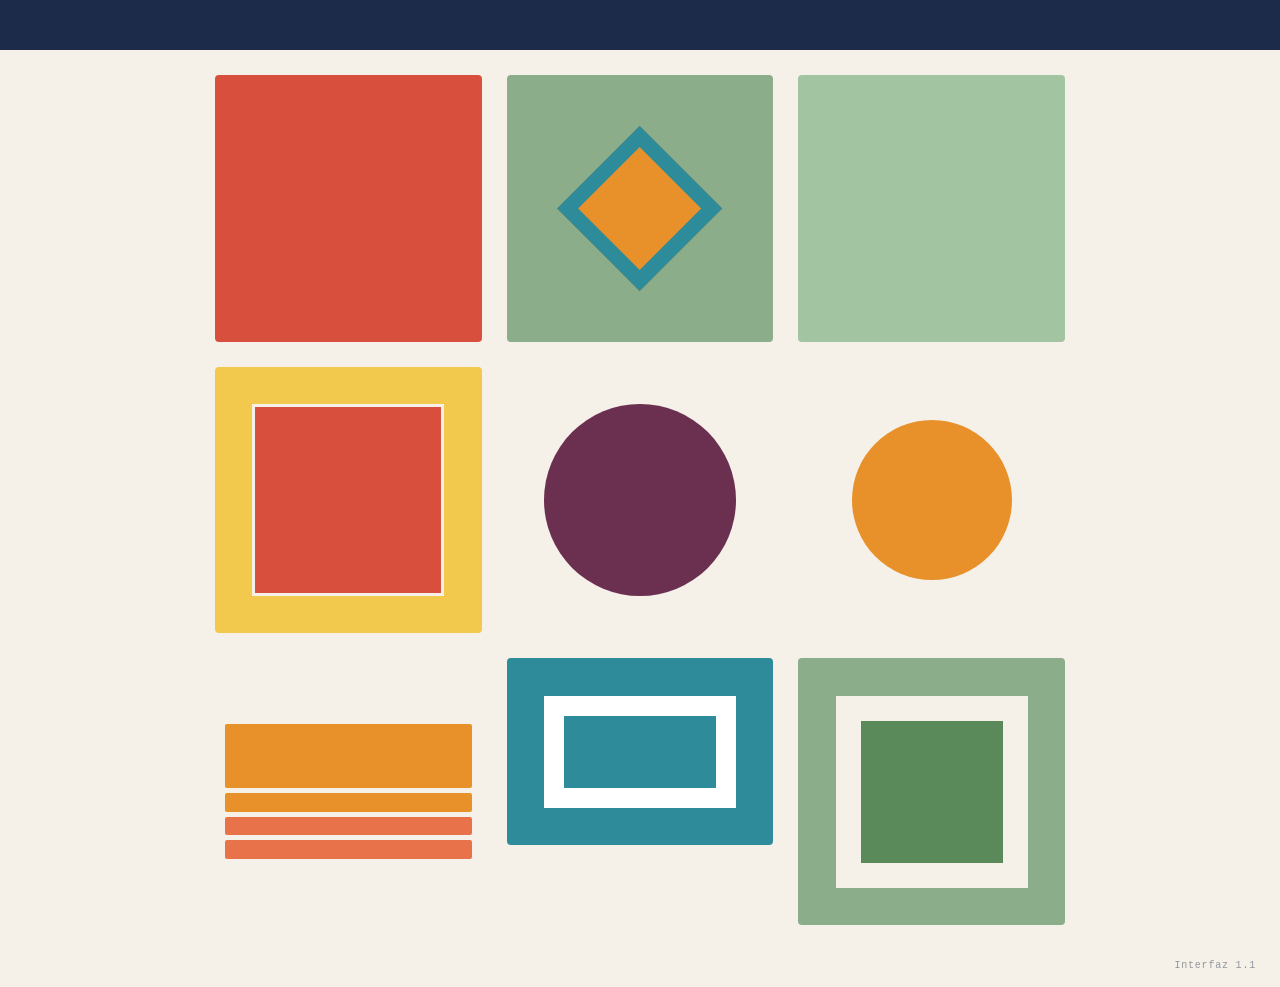
<file: Parcial I/design_UI1/index.html>
<!DOCTYPE html>
<html lang="es">

<head>
  <meta charset="UTF-8" />
  <meta name="viewport" content="width=device-width, initial-scale=1.0"/>
  <title>Interfaz 1</title>
  <link rel="stylesheet" href="style.css"/>
</head>

<body>

  <nav class="navbar"></nav>

  <main class="grid">

    <!-- Fila 1 -->
    <article class="celda c1">
    </article>

    <article class="celda c2">
      <span class="diamante"></span>
    </article>

    <article class="celda c3">
    </article>

    <!-- Fila 2 -->
    <article class="celda c4">
      <span class="cuadro-interior"></span>
    </article>

    <article class="celda c5">
      <span class="circulo"></span>
    </article>

    <article class="celda c6">
      <span class="circulo-naranja"></span>
    </article>

    <!-- Fila 3 -->
    <article class="celda c7">
      <ul class="lista-barras">
        <li class="barra b1"></li>
        <li class="barra b2"></li>
        <li class="barra b3"></li>
        <li class="barra b4"></li>
      </ul>
    </article>

    <article class="celda c8">
      <span class="rect-medio"></span>
    </article>

    <article class="celda c9">
      <span class="cuadro-verde-int"></span>
    </article>

  </main>

  <!-- Pie de página -->
  <footer class="pie">Interfaz 1.1</footer>

</body>
</html>
</file>
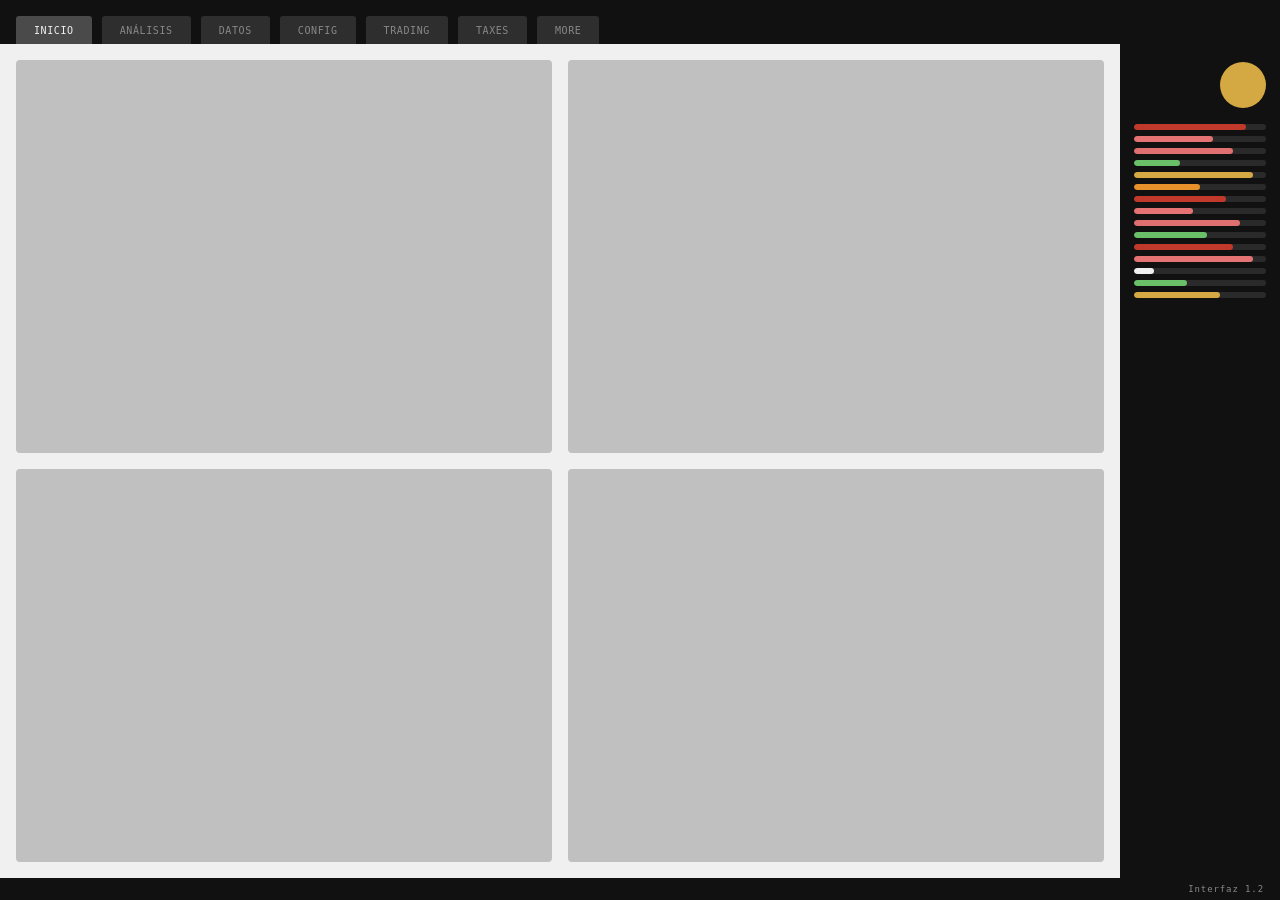
<file: Parcial I/design_UI2/index.html>
<!DOCTYPE html>
<html lang="es">
<head>
  <meta charset="UTF-8"/>
  <meta name="viewport" content="width=device-width, initial-scale=1.0"/>
  <title>Interfaz 2</title>
  <link rel="stylesheet" href="style.css"/>
</head>
<body>

  <nav class="navbar">
    <button class="tab active">INICIO</button>
    <button class="tab">ANÁLISIS</button>
    <button class="tab">DATOS</button>
    <button class="tab">CONFIG</button>
    <button class="tab">TRADING</button>
    <button class="tab">TAXES</button>
    <button class="tab">MORE</button>
  </nav>

  <div class="cuerpo">

    <main class="content">
      <section class="panel"></section>
      <section class="panel"></section>
      <section class="panel"></section>
      <section class="panel"></section>
    </main>

    <aside class="sidebar">

      <span class="avatar"></span>

      <ul class="barras">
        <li class="barra-row"><div class="barra-track"><span class="barra-fill br1"></span></div></li>
        <li class="barra-row"><div class="barra-track"><span class="barra-fill br2"></span></div></li>
        <li class="barra-row"><div class="barra-track"><span class="barra-fill br3"></span></div></li>
        <li class="barra-row"><div class="barra-track"><span class="barra-fill br4"></span></div></li>
        <li class="barra-row"><div class="barra-track"><span class="barra-fill br5"></span></div></li>
        <li class="barra-row"><div class="barra-track"><span class="barra-fill br6"></span></div></li>
        <li class="barra-row"><div class="barra-track"><span class="barra-fill br7"></span></div></li>
        <li class="barra-row"><div class="barra-track"><span class="barra-fill br8"></span></div></li>
        <li class="barra-row"><div class="barra-track"><span class="barra-fill br9"></span></div></li>
        <li class="barra-row"><div class="barra-track"><span class="barra-fill br10"></span></div></li>
        <li class="barra-row"><div class="barra-track"><span class="barra-fill br11"></span></div></li>
        <li class="barra-row"><div class="barra-track"><span class="barra-fill br12"></span></div></li>
        <li class="barra-row"><div class="barra-track"><span class="barra-fill br13"></span></div></li>
        <li class="barra-row"><div class="barra-track"><span class="barra-fill br14"></span></div></li>
        <li class="barra-row"><div class="barra-track"><span class="barra-fill br15"></span></div></li>
      </ul>

    </aside>

  </div>

  <footer class="pie">Interfaz 1.2</footer>

</body>
</html>
</file>
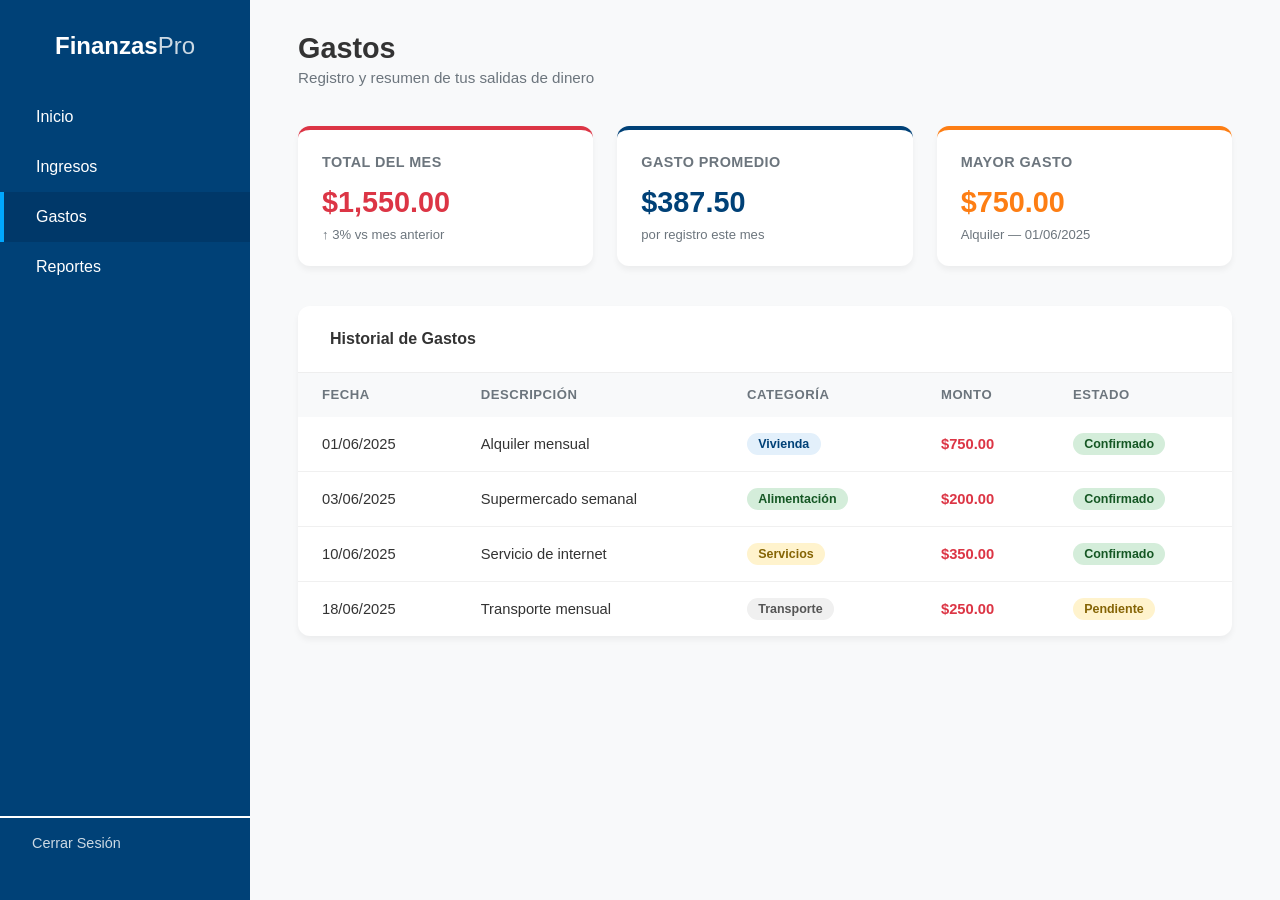
<file: Parcial I/Gastos.html>
<!DOCTYPE html>
<html lang="es">
    
<head>
    <meta charset="UTF-8">
    <meta name="viewport" content="width=device-width, initial-scale=1.0">
    <title>Gastos - Finanzas Pro</title>
    <link rel="stylesheet" href="Gastos.css">
</head>

<body class="dashboard-body">
    <div class="dashboard-container">

        <!-- Barra lateral de navegación -->
        <aside class="sidebar">
            <div class="logo">
                <h2>Finanzas<span>Pro</span></h2>
            </div>
            <nav class="menu">
                <a href="Dashboard.html">Inicio</a>
                <a href="Ingresos.html">Ingresos</a>
                <a href="Gastos.html" class="active">Gastos</a>
                <a href="Reportes.html">Reportes</a>
            </nav>
            <div class="sidebar-footer">
                <a href="Login_1.html">Cerrar Sesión</a>
            </div>
        </aside>

        <!-- Contenido principal -->
        <main class="main-content">

            <header class="main-header">
                <h1>Gastos</h1>
                <p>Registro y resumen de tus salidas de dinero</p>
            </header>

            <!-- Tarjetas de resumen -->
            <section class="stats-grid">
                <div class="card total">
                    <h3>Total del Mes</h3>
                    <p class="amount">$1,550.00</p>
                    <span class="trend">↑ 3% vs mes anterior</span>
                </div>
                <div class="card promedio">
                    <h3>Gasto Promedio</h3>
                    <p class="amount">$387.50</p>
                    <span class="trend">por registro este mes</span>
                </div>
                <div class="card mayor">
                    <h3>Mayor Gasto</h3>
                    <p class="amount">$750.00</p>
                    <span class="trend">Alquiler — 01/06/2025</span>
                </div>
            </section>

            <!-- Tabla de gastos -->
            <section class="content-area">
                <div class="table-card">
                    <header class="table-header">
                        <h3>Historial de Gastos</h3>
                    </header>

                    <div class="table-wrapper">
                        <table>
                            <thead>
                                <tr>
                                    <th>Fecha</th>
                                    <th>Descripción</th>
                                    <th>Categoría</th>
                                    <th>Monto</th>
                                    <th>Estado</th>
                                </tr>
                            </thead>
                            <tbody>
                                <tr>
                                    <td>01/06/2025</td>
                                    <td>Alquiler mensual</td>
                                    <td><span class="badge cat-vivienda">Vivienda</span></td>
                                    <td class="monto negativo">$750.00</td>
                                    <td><span class="badge estado-confirmado">Confirmado</span></td>
                                </tr>
                                <tr>
                                    <td>03/06/2025</td>
                                    <td>Supermercado semanal</td>
                                    <td><span class="badge cat-alimentacion">Alimentación</span></td>
                                    <td class="monto negativo">$200.00</td>
                                    <td><span class="badge estado-confirmado">Confirmado</span></td>
                                </tr>
                                <tr>
                                    <td>10/06/2025</td>
                                    <td>Servicio de internet</td>
                                    <td><span class="badge cat-servicios">Servicios</span></td>
                                    <td class="monto negativo">$350.00</td>
                                    <td><span class="badge estado-confirmado">Confirmado</span></td>
                                </tr>
                                <tr>
                                    <td>18/06/2025</td>
                                    <td>Transporte mensual</td>
                                    <td><span class="badge cat-transporte">Transporte</span></td>
                                    <td class="monto negativo">$250.00</td>
                                    <td><span class="badge estado-pendiente">Pendiente</span></td>
                                </tr>
                            </tbody>
                        </table>
                    </div>
                </div>
            </section>

        </main>
    </div>
</body>
</html>
</file>
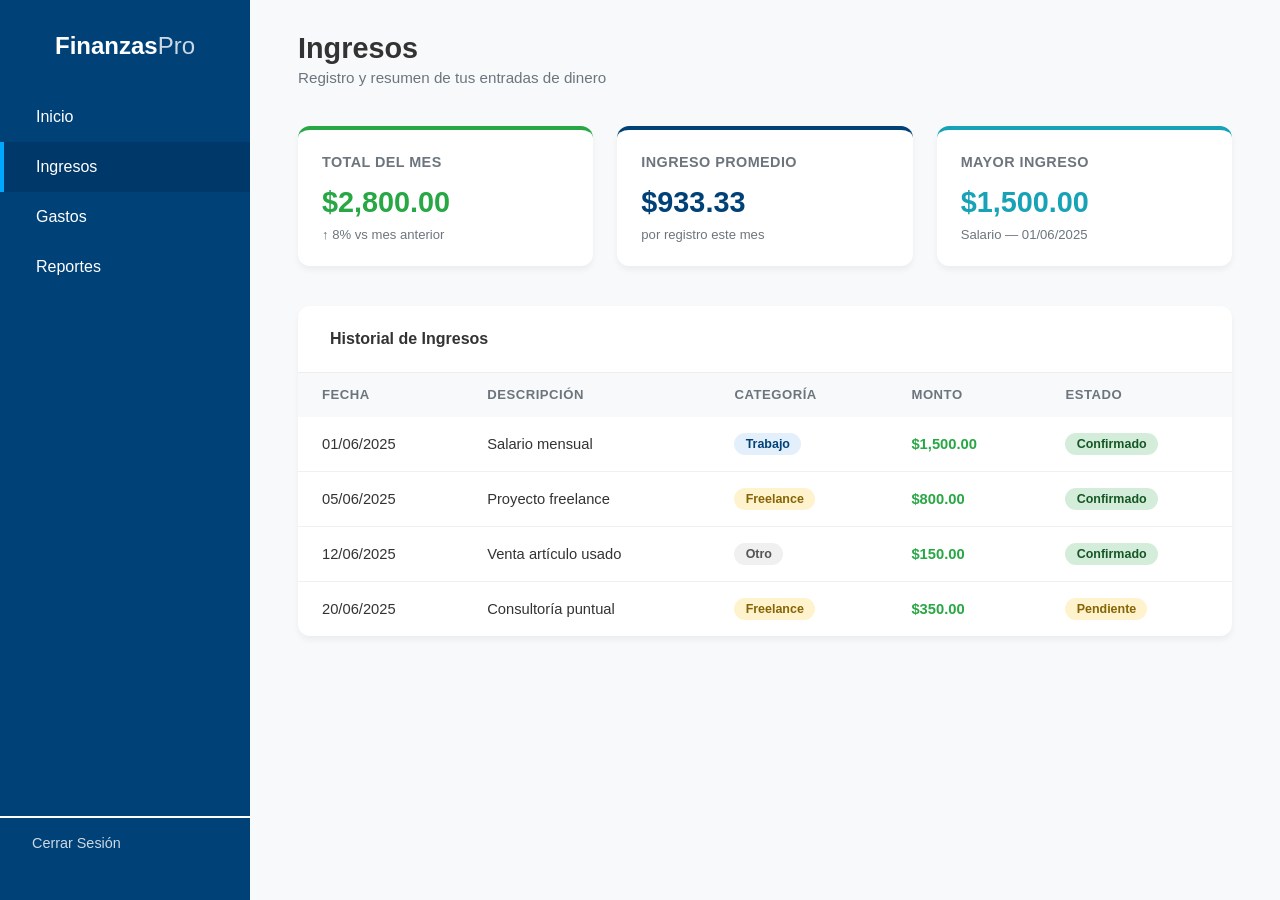
<file: Parcial I/Ingresos.html>
<!DOCTYPE html>

<html lang="es">

<head>
    <meta charset="UTF-8">
    <meta name="viewport" content="width=device-width, initial-scale=1.0">
    <title>Ingresos - Finanzas Pro</title>
    <link rel="stylesheet" href="Ingresos.css">
</head>

<body class="dashboard-body">
    <div class="dashboard-container">

        <!-- Barra lateral de navegación -->
        <aside class="sidebar">
            <div class="logo">
                <h2>Finanzas<span>Pro</span></h2>
            </div>
            <nav class="menu">
                <a href="Dashboard.html">Inicio</a>
                <a href="Ingresos.html" class="active">Ingresos</a>
                <a href="Gastos.html">Gastos</a>
                <a href="Reportes.html">Reportes</a>
            </nav>
            <div class="sidebar-footer">
                <a href="Login_1.html">Cerrar Sesión</a>
            </div>
        </aside>

        <!-- Contenido principal -->
        <main class="main-content">

            <header class="main-header">
                <h1>Ingresos</h1>
                <p>Registro y resumen de tus entradas de dinero</p>
            </header>

            <!-- Tarjetas de resumen -->
            <section class="stats-grid">
                <div class="card total">
                    <h3>Total del Mes</h3>
                    <p class="amount">$2,800.00</p>
                    <span class="trend">↑ 8% vs mes anterior</span>
                </div>
                <div class="card promedio">
                    <h3>Ingreso Promedio</h3>
                    <p class="amount">$933.33</p>
                    <span class="trend">por registro este mes</span>
                </div>
                <div class="card mayor">
                    <h3>Mayor Ingreso</h3>
                    <p class="amount">$1,500.00</p>
                    <span class="trend">Salario — 01/06/2025</span>
                </div>
            </section>

            <!-- Tabla de ingresos -->
            <section class="content-area">
                <div class="table-card">
                    <header class="table-header">
                        <h3>Historial de Ingresos</h3>
                    </header>

                    <div class="table-wrapper">
                        <table>
                            <thead>
                                <tr>
                                    <th>Fecha</th>
                                    <th>Descripción</th>
                                    <th>Categoría</th>
                                    <th>Monto</th>
                                    <th>Estado</th>
                                </tr>
                            </thead>
                            <tbody>
                                <tr>
                                    <td>01/06/2025</td>
                                    <td>Salario mensual</td>
                                    <td><span class="badge cat-trabajo">Trabajo</span></td>
                                    <td class="monto positivo">$1,500.00</td>
                                    <td><span class="badge estado-confirmado">Confirmado</span></td>
                                </tr>
                                <tr>
                                    <td>05/06/2025</td>
                                    <td>Proyecto freelance</td>
                                    <td><span class="badge cat-freelance">Freelance</span></td>
                                    <td class="monto positivo">$800.00</td>
                                    <td><span class="badge estado-confirmado">Confirmado</span></td>
                                </tr>
                                <tr>
                                    <td>12/06/2025</td>
                                    <td>Venta artículo usado</td>
                                    <td><span class="badge cat-otro">Otro</span></td>
                                    <td class="monto positivo">$150.00</td>
                                    <td><span class="badge estado-confirmado">Confirmado</span></td>
                                </tr>
                                <tr>
                                    <td>20/06/2025</td>
                                    <td>Consultoría puntual</td>
                                    <td><span class="badge cat-freelance">Freelance</span></td>
                                    <td class="monto positivo">$350.00</td>
                                    <td><span class="badge estado-pendiente">Pendiente</span></td>
                                </tr>
                            </tbody>
                        </table>
                    </div>
                </div>
            </section>

        </main>
    </div>
</body>
</html>
</file>
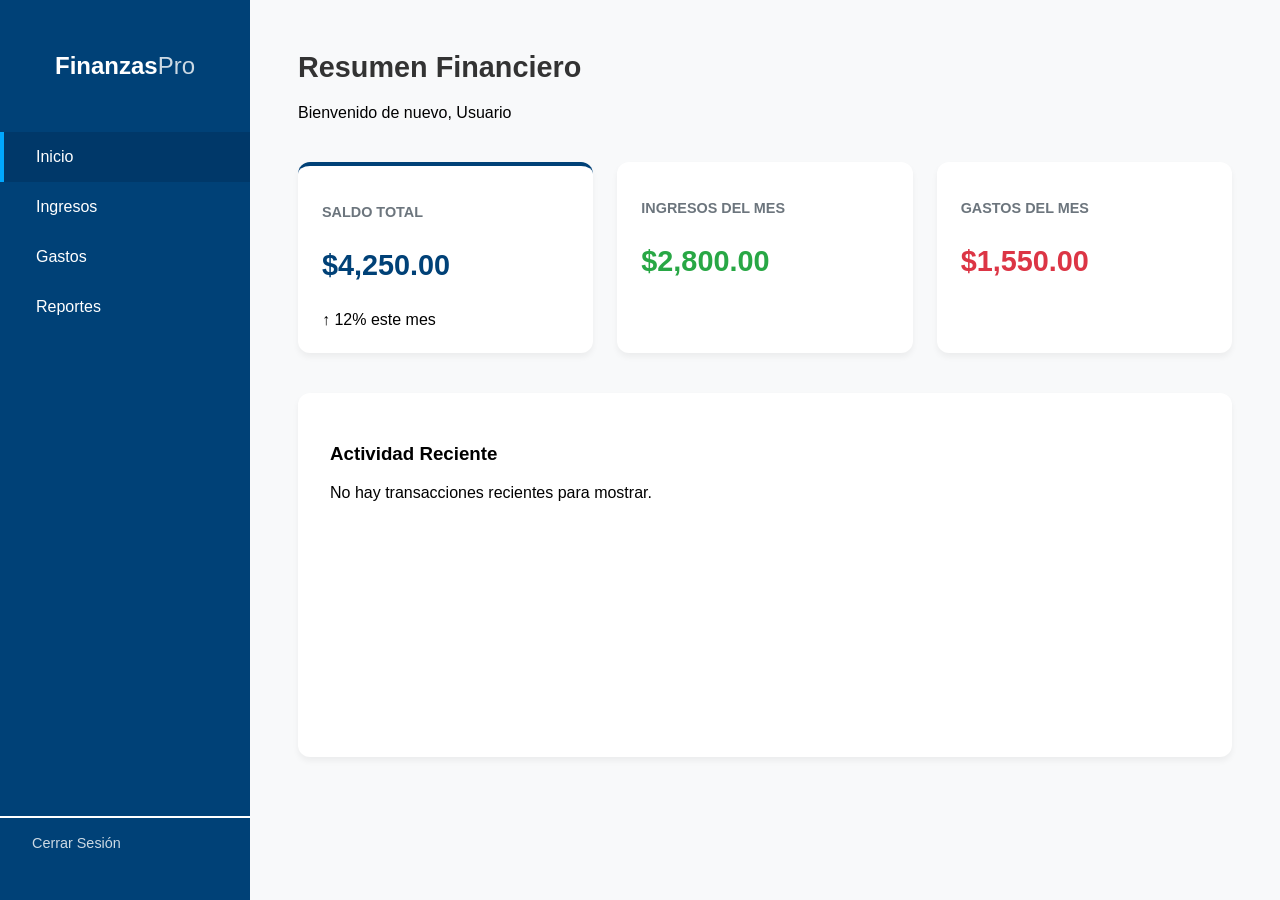
<file: Parcial I/punto3/Dashboard.html>
<!DOCTYPE html>
<html lang="es">
<head>
    <meta charset="UTF-8">
    <meta name="viewport" content="width=device-width, initial-scale=1.0">
    <title>Dashboard - Finanzas Pro</title>
    <link rel="stylesheet" href="Dashboard.css">
</head>
<body class="dashboard-body">
    <div class="dashboard-container">
        <aside class="sidebar">
            <div class="logo">
                <h2>Finanzas<span>Pro</span></h2>
            </div>
            <nav class="menu">
                <a href="Dashboard.html" class="active">Inicio</a>
                <a href="Ingresos.html">Ingresos</a>
                <a href="Gastos.html">Gastos</a>
                <a href="Reportes.html">Reportes</a>
            </nav>
            <div class="sidebar-footer">
                <a href="Login_1.html">Cerrar Sesión</a>
            </div>
        </aside>

        <main class="main-content">
            <header class="main-header">
                <h1>Resumen Financiero</h1>
                <p>Bienvenido de nuevo, Usuario</p>
            </header>

            <section class="stats-grid">
                <div class="card balance">
                    <h3>Saldo Total</h3>
                    <p class="amount">$4,250.00</p>
                    <span class="trend">↑ 12% este mes</span>
                </div>
                <div class="card ingresos">
                    <h3>Ingresos del Mes</h3>
                    <p class="amount">$2,800.00</p>
                </div>
                <div class="card gastos">
                    <h3>Gastos del Mes</h3>
                    <p class="amount">$1,550.00</p>
                </div>
            </section>

            <section class="content-area">
                <div class="table-card">
                    <h3>Actividad Reciente</h3>
                    <div class="placeholder-content">
                        <p>No hay transacciones recientes para mostrar.</p>
                    </div>
                </div>
            </section>
        </main>
    </div>
</body>
</html>
</file>
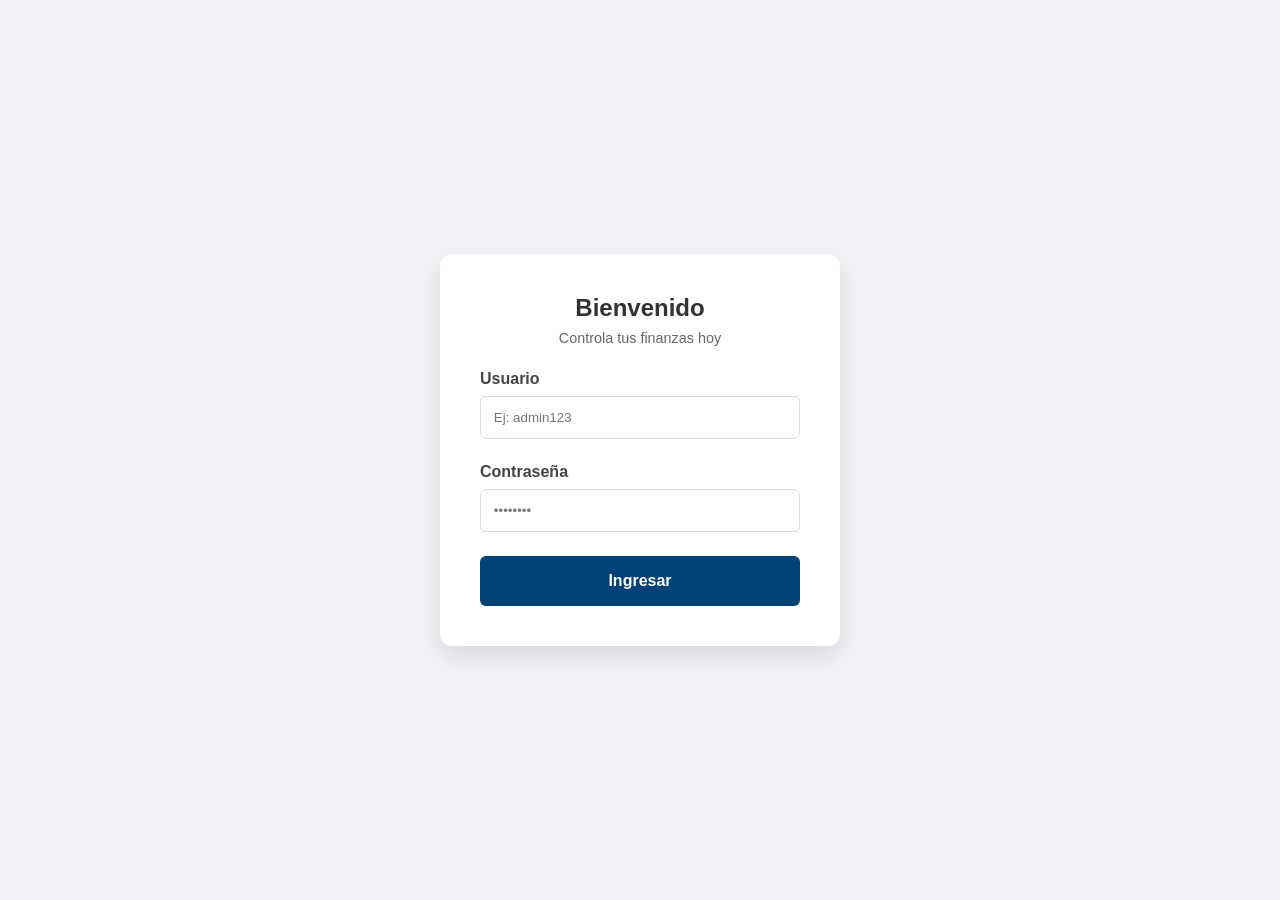
<file: Parcial I/punto3/Login_1.html>
<!DOCTYPE html>
<html lang="es">
<head>
    <meta charset="UTF-8">
    <meta name="viewport" content="width=device-width, initial-scale=1.0">
    <title>Login - Finanzas Pro</title>
    <link rel="stylesheet" href="Login_1.css">
</head>
<body>
    <main class="login-container">
        <form class="login-card">
            <h2>Bienvenido</h2>
            <p>Controla tus finanzas hoy</p>
            
            <div class="input-group">
                <label for="usuario">Usuario</label>
                <input type="text" id="usuario" placeholder="Ej: admin123" required>
            </div>

            <div class="input-group">
                <label for="password">Contraseña</label>
                <input type="password" id="password" placeholder="••••••••" required>
            </div>

            <a href="Dashboard.html" class="btn-login">Ingresar</a>
        </form>
    </main>
</body>
</html>
</file>
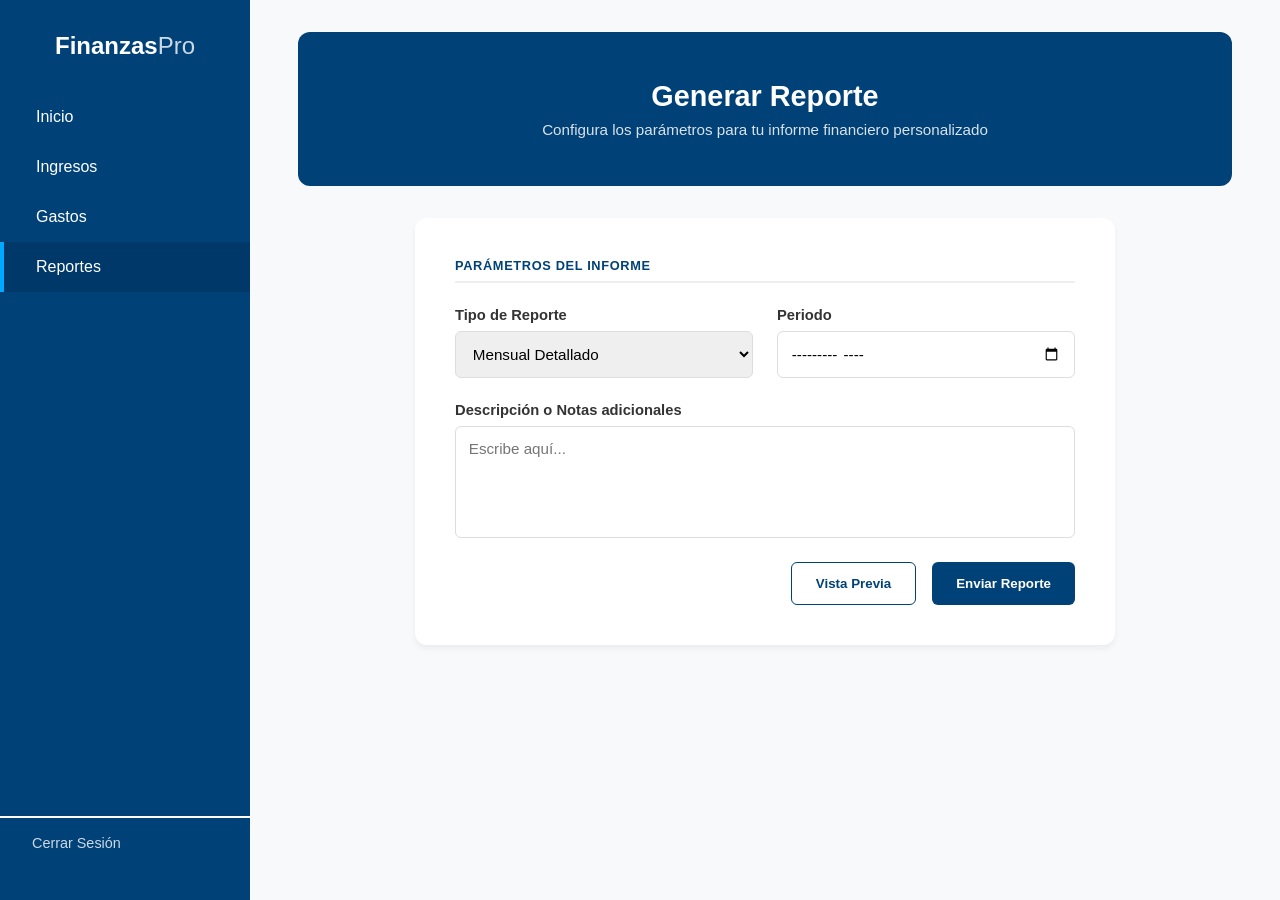
<file: Parcial I/punto3/Reportes.html>
<!DOCTYPE html>
<html lang="es">
<head>
    <meta charset="UTF-8">
    <meta name="viewport" content="width=device-width, initial-scale=1.0">
    <title>Reportes - Finanzas Pro</title>
    <link rel="stylesheet" href="Reportes.css">
</head>
<body class="dashboard-body">
    <div class="dashboard-container">

        <!-- Barra lateral de navegación -->
        <aside class="sidebar">
            <div class="logo">
                <h2>Finanzas<span>Pro</span></h2>
            </div>
            <nav class="menu">
                <a href="Dashboard.html">Inicio</a>
                <a href="Ingresos.html">Ingresos</a>
                <a href="Gastos.html">Gastos</a>
                <a href="Reportes.html" class="active">Reportes</a>
            </nav>
            <div class="sidebar-footer">
                <a href="Login_1.html">Cerrar Sesión</a>
            </div>
        </aside>

        <!-- Contenido principal -->
        <main class="main-content">

            <!-- Banner de cabecera (concepto original del compañero) -->
            <header class="report-header-banner">
                <h1>Generar Reporte</h1>
                <p>Configura los parámetros para tu informe financiero personalizado</p>
            </header>

            <!-- Formulario centrado (concepto original del compañero) -->
            <section class="report-container-centered">
                <form class="report-card">

                    <p class="form-section-title">Parámetros del Informe</p>

                    <div class="form-grid">
                        <div class="input-group">
                            <label for="tipo-reporte">Tipo de Reporte</label>
                            <select id="tipo-reporte">
                                <option>Mensual Detallado</option>
                                <option>Anual</option>
                            </select>
                        </div>
                        <div class="input-group">
                            <label for="periodo">Periodo</label>
                            <input type="month" id="periodo">
                        </div>
                    </div>

                    <div class="input-group">
                        <label for="notas">Descripción o Notas adicionales</label>
                        <textarea id="notas" rows="5" placeholder="Escribe aquí..."></textarea>
                    </div>

                    <div class="form-actions">
                        <button type="button" class="btn-secondary">Vista Previa</button>
                        <button type="submit" class="btn-primary">Enviar Reporte</button>
                    </div>

                </form>
            </section>

        </main>
    </div>
</body>
</html>
</file>
<file: Parcial I/design_UI1/style.css>
/* ─── Variables de color ─── */
:root {
  --crema:    #F5F0E8;
  --azul-nav: #1C2B4A;
  --rojo:     #D94F3D;
  --verde:    #8BAD8A;
  --naranja:  #E8902A;
  --amarillo: #F2C94C;
  --morado:   #6B3050;
  --teal:     #2E8B9A;
  --salmon:   #E8734A;
  --rosa:     #E8A0A0;
  --blanco:   #FFFFFF;
}

/* ─── Reset y base ─── */
*, *::before, *::after {
  box-sizing: border-box;
  margin: 0;
  padding: 0;
}

body {
  background: var(--crema);
  min-height: 100vh;
  font-family: 'DM Mono', monospace;
  display: flex;
  flex-direction: column;
  animation: entrada 0.6s cubic-bezier(0.22, 1, 0.36, 1) both;
}

/* ─── Barra de navegación ─── */
.navbar {
  background: var(--azul-nav);
  height: 50px;
  width: 100%;
  flex-shrink: 0;
}

/* ─── Grid principal 3×3 ─── */
.grid {
  flex: 1;
  display: grid;
  grid-template-columns: repeat(3, 1fr);
  grid-template-rows: repeat(3, 1fr);
  gap: 25px;
  padding: 25px;
  /* Limitar el ancho máximo para que no se vea raro en pantallas muy anchas */
  max-width: 900px;
  width: 100%;
  margin: 0 auto;
}

/* ─── Celda base ─── */
article.celda {
  aspect-ratio: 1 / 1;
  border-radius: 4px;
  display: flex;
  align-items: center;
  justify-content: center;
  position: relative;
  cursor: pointer;
}

/* ─── Fila 1 ─── */

/* C1: cuadrado rojo sólido */
.c1 { background: var(--rojo); }

/* C2: fondo verde + diamante */
.c2 { background: var(--verde); }

.diamante {
  display: block;
  width: 44%;
  aspect-ratio: 1 / 1;
  background: var(--naranja);
  border: 15px solid var(--teal);
  transform: rotate(45deg);
}

/* C3: cuadrado verde claro sólido */
.c3 { background: #A3C4A1; }

/* ─── Fila 2 ─── */

/* C4: marco amarillo con cuadrado rojo interior */
.c4 { background: var(--amarillo); padding: 14%; }

.cuadro-interior {
  display: block;
  width: 100%;
  height: 100%;
  background: var(--rojo);
  border: 3px solid var(--crema);
}

/* C5: círculo morado */
.c5 { background: var(--crema); }

.circulo {
  display: block;
  width: 72%;
  aspect-ratio: 1 / 1;
  border-radius: 50%;
  background: var(--morado);
}

/* C6: círculo naranja */
.c6 { background: var(--crema); }

.circulo-naranja {
  display: block;
  width: 60%;
  aspect-ratio: 1 / 1;
  border-radius: 50%;
  background: var(--naranja);
}

/* ─── Fila 3 ─── */

/* C7: lista de barras de colores */
.c7 {
  background: var(--crema);
  flex-direction: column;
  align-items: stretch;
  padding: 12px 10px;
}

/* Resetear estilos de lista */
.lista-barras {
  list-style: none;
  width: 100%;
  display: flex;
  flex-direction: column;
  gap: 5px;
}

.barra {
  height: 40px;
  border-radius: 2px;
  transition: transform 0.2s ease;
}

.b1 { background: var(--naranja); width: 100%; height: 100%;}
.b2 { background: var(--naranja); width: 100%; }
.b3 { background: var(--salmon); width: 100%; }
.b4 { background: var(--salmon); width: 100%; }

/* C8: marco teal con rectángulo blanco interior */
.c8 { background: var(--teal); padding: 14%; height: 70%; width: 100%; }

.rect-medio {
  display: block;
  width: 100%;
  height: 100%;
  background: var(--teal);
  border: 20px solid var(--blanco);
}


/* C9: marco verde con cuadrado verde oscuro interior */
.c9 { background: var(--verde); padding: 14%; }

.cuadro-verde-int {
  display: block;
  width: 100%;
  height: 100%;
  background: #5A8A59;
  border: 25px solid var(--crema);
}

/* ─── Pie de página ─── */
footer.pie {
  padding: 10px 24px 16px;
  font-size: 10px;
  color: var(--azul-nav);
  opacity: 0.45;
  letter-spacing: 0.08em;
  text-align: right;
}
</file>
<file: Parcial I/design_UI2/style.css>
/* ─── Variables de color ─── */
:root {
  --bg-body:     #1a1a1a;
  --bg-main:     #2a2a2a;
  --bg-card:     #3a3a3a;
  --bg-sidebar:  #111111;
  --bg-navbar:   #111111;
  --tab-active:  #4a4a4a;
  --tab-inact:   #2e2e2e;
  --amarillo:    #D4A843;
  --rojo:        #C0392B;
  --rosa:        #E57373;
  --verde:       #6ABF69;
  --naranja:     #E8902A;
  --salmon:      #E07070;
  --blanco:      #f0f0f0;
  --gris-claro:  #c0c0c0;
  --gris-medio:  #888888;
}

/* ─── Reset y base ─── */
*, *::before, *::after {
  box-sizing: border-box;
  margin: 0;
  padding: 0;
}

body {
  background: var(--blanco);
  min-height: 100vh;
  font-family: 'DM Mono', monospace;
  display: flex;
  flex-direction: column;
}

/* ─── Navbar ─── */
nav.navbar {
  background: var(--bg-navbar);
  display: flex;
  align-items: flex-end;
  padding: 10px 16px 0;
  gap: 10px;
  height: 44px;
  flex-shrink: 0;
}

/* Las pestañas son <button> porque son elementos interactivos */
button.tab {
  height: 28px;
  border: none;
  border-radius: 3px 3px 0 0;
  padding: 0 18px;
  font-size: 10px;
  font-family: 'DM Mono', monospace;
  letter-spacing: 0.06em;
  color: var(--gris-medio);
  background: var(--tab-inact);
  cursor: pointer;
}

button.tab.active {
  background: var(--tab-active);
  color: var(--blanco);
}

button.tab:hover:not(.active) {
  background: #383838;
  color: var(--gris-claro);
}

/* ─── Cuerpo: content + sidebar ─── */
.cuerpo {
  flex: 1;
  display: flex;
  overflow: hidden;
}

/* ─── Área de contenido principal ─── */
main.content {
  flex: 1;
  display: grid;
  grid-template-columns: 1fr 1fr;
  grid-template-rows: 1fr 1fr;
  gap: 16px;
  padding: 16px;
}

section.panel {
  background: var(--gris-claro);
  border-radius: 4px;
  cursor: pointer;
  transition: transform 0.22s ease, background 0.22s ease;
}

section.panel:hover {
  transform: scale(1.025);
  background: var(--gris-medio);
}

/* ─── Sidebar ─── */
aside.sidebar {
  width: 160px;
  background: var(--bg-sidebar);
  padding: 18px 14px;
  display: flex;
  flex-direction: column;
  gap: 16px;
  flex-shrink: 0;
}

/* Avatar / indicador circular */
span.avatar {
  display: block;
  width: 46px;
  height: 46px;
  border-radius: 50%;
  background: var(--amarillo);
  align-self: flex-end;
  transition: transform 0.35s cubic-bezier(0.34, 1.56, 0.64, 1);
}

/* ─── Lista de barras de métricas ─── */
ul.barras {
  list-style: none;
  display: flex;
  flex-direction: column;
  gap: 6px;
  flex: 1;
}

li.barra-row {
  display: flex;
  align-items: center;
}

/* Pista (track) de la barra */
.barra-track {
  flex: 1;
  height: 6px;
  background: #2a2a2a;
  border-radius: 3px;
  overflow: hidden;
}

/* Relleno animado */
span.barra-fill {
  display: block;
  height: 100%;
  border-radius: 3px;
}

/* Colores y anchos individuales con delays escalonados */
.br1  { background: var(--rojo);     width: 85%;}
.br2  { background: var(--rosa);     width: 60%;}
.br3  { background: var(--salmon);   width: 75%;}
.br4  { background: var(--verde);    width: 35%;}
.br5  { background: var(--amarillo); width: 90%;}
.br6  { background: var(--naranja);  width: 50%;}
.br7  { background: var(--rojo);     width: 70%;}
.br8  { background: var(--rosa);     width: 45%;}
.br9  { background: var(--salmon);   width: 80%;}
.br10 { background: var(--verde);    width: 55%;}
.br11 { background: var(--rojo);    width: 75%;}
.br12 { background: var(--rosa);    width: 90%;}
.br13 { background: var(--blanco);    width: 15%;}
.br14 { background: var(--verde);    width: 40%;}
.br15 { background: var(--amarillo);    width: 65%;}

/* ─── Pie de página ─── */
footer.pie {
  background: var(--bg-navbar);
  padding: 6px 16px;
  font-size: 9px;
  color: var(--gris-medio);
  letter-spacing: 0.1em;
  text-align: right;
  flex-shrink: 0;
}
</file>
<file: Parcial I/Gastos.css>
/* ─── Variables de color (mismas que Dashboard.css) ─── */
:root {
    --primary:       #004177;
    --primary-dark:  #003869;
    --bg-light:      #f8f9fa;
    --text-dark:     #333;
    --text-muted:    #6c757d;
    --white:         #ffffff;
    --acento:        #dc3545;
    --acento-light:  #fdf1f2;
}

/* ─── Reset y fuente base ─── */
* {
    margin: 0;
    padding: 0;
    box-sizing: border-box;
    font-family: 'Segoe UI', Tahoma, Geneva, Verdana, sans-serif;
}

/* ─── Body ─── */
.dashboard-body {
    background-color: var(--bg-light);
}

/* ─── Layout principal: sidebar + contenido ─── */
.dashboard-container {
    display: grid;
    grid-template-columns: 250px 1fr;
    min-height: 100vh;
}

/* ─── SIDEBAR ─── */
.sidebar {
    background-color: var(--primary);
    color: var(--white);
    display: flex;
    flex-direction: column;
    padding: 2rem 0;
}

.sidebar .logo {
    padding: 0 2rem 2rem;
    text-align: center;
}

.sidebar .logo h2 span {
    font-weight: 300;
    opacity: 0.8;
}

.menu {
    flex-grow: 1;
}

.menu a {
    display: block;
    color: var(--white);
    text-decoration: none;
    padding: 1rem 2rem;
    transition: 0.3s;
    border-left: 4px solid transparent;
}

.menu a:hover,
.menu a.active {
    background-color: var(--primary-dark);
    border-left: 4px solid #00a8ff;
}

.sidebar-footer {
    padding: 1rem 2rem;
    border-top: 2px solid rgb(255, 255, 255);
}

.sidebar-footer a {
    color: var(--white);
    text-decoration: none;
    font-size: 0.9rem;
    opacity: 0.8;
    transition: opacity 0.3s;
}

.sidebar-footer a:hover {
    opacity: 1;
    text-decoration: underline;
}

/* ─── CONTENIDO PRINCIPAL ─── */
.main-content {
    padding: 2rem 3rem;
    overflow-y: auto;
}

.main-header {
    margin-bottom: 2.5rem;
}

.main-header h1 {
    font-size: 1.8rem;
    color: var(--text-dark);
}

.main-header p {
    color: var(--text-muted);
    margin-top: 0.25rem;
    font-size: 0.95rem;
}

/* ─── TARJETAS DE RESUMEN ─── */
.stats-grid {
    display: grid;
    grid-template-columns: repeat(auto-fit, minmax(220px, 1fr));
    gap: 1.5rem;
    margin-bottom: 2.5rem;
}

.card {
    background: var(--white);
    padding: 1.5rem;
    border-radius: 12px;
    box-shadow: 0 4px 6px rgba(0, 0, 0, 0.05);
}

.card h3 {
    font-size: 0.9rem;
    color: var(--text-muted);
    margin-bottom: 1rem;
    text-transform: uppercase;
    letter-spacing: 0.03em;
}

.card .amount {
    font-size: 1.8rem;
    font-weight: bold;
    color: var(--acento);
}

.card .trend {
    display: block;
    margin-top: 0.5rem;
    font-size: 0.82rem;
    color: var(--text-muted);
}

/* Borde superior de acento por tarjeta */
.card.total    { border-top: 4px solid var(--acento); }
.card.promedio { border-top: 4px solid var(--primary); }
.card.mayor    { border-top: 4px solid #fd7e14; }

.card.promedio .amount { color: var(--primary); }
.card.mayor    .amount { color: #fd7e14; }

/* ─── TABLA DE HISTORIAL ─── */
.content-area {
    margin-bottom: 2rem;
}

.table-card {
    background: var(--white);
    border-radius: 12px;
    box-shadow: 0 4px 6px rgba(0, 0, 0, 0.05);
    overflow: hidden;
}

.table-header {
    padding: 1.5rem 2rem;
    border-bottom: 1px solid #eee;
}

.table-header h3 {
    font-size: 1rem;
    color: var(--text-dark);
}

.table-wrapper {
    overflow-x: auto;
}

table {
    width: 100%;
    border-collapse: collapse;
}

thead {
    background-color: var(--bg-light);
}

thead th {
    padding: 0.9rem 1.5rem;
    text-align: left;
    font-size: 0.82rem;
    color: var(--text-muted);
    text-transform: uppercase;
    letter-spacing: 0.04em;
    font-weight: 600;
}

tbody tr {
    border-bottom: 1px solid #f0f0f0;
    transition: background 0.2s;
}

tbody tr:last-child {
    border-bottom: none;
}

tbody tr:hover {
    background-color: var(--acento-light);
}

tbody td {
    padding: 1rem 1.5rem;
    font-size: 0.92rem;
    color: var(--text-dark);
}

/* Monto con color según tipo */
td.monto.negativo {
    font-weight: bold;
    color: var(--acento);
}

/* ─── BADGES (categoría y estado) ─── */
.badge {
    display: inline-block;
    padding: 0.25rem 0.7rem;
    border-radius: 20px;
    font-size: 0.78rem;
    font-weight: 600;
}

.cat-vivienda     { background: #e3f0fb; color: var(--primary); }
.cat-alimentacion { background: #d4edda; color: #155724; }
.cat-servicios    { background: #fff3cd; color: #856404; }
.cat-transporte   { background: #f0f0f0; color: #555; }

.estado-confirmado { background: #d4edda; color: #155724; }
.estado-pendiente  { background: #fff3cd; color: #856404; }
</file>
<file: Parcial I/Ingresos.css>
/* ─── Variables de color (mismas que Dashboard.css) ─── */
:root {
    --primary:       #004177;
    --primary-dark:  #003869;
    --bg-light:      #f8f9fa;
    --text-dark:     #333;
    --text-muted:    #6c757d;
    --white:         #ffffff;
    --acento:        #28a745;
    --acento-light:  #e9f7ec;
}

/* ─── Reset y fuente base ─── */
* {
    margin: 0;
    padding: 0;
    box-sizing: border-box;
    font-family: 'Segoe UI', Tahoma, Geneva, Verdana, sans-serif;
}

/* ─── Body ─── */
.dashboard-body {
    background-color: var(--bg-light);
}

/* ─── Layout principal: sidebar + contenido ─── */
.dashboard-container {
    display: grid;
    grid-template-columns: 250px 1fr;
    min-height: 100vh;
}

/* ─── SIDEBAR ─── */
.sidebar {
    background-color: var(--primary);
    color: var(--white);
    display: flex;
    flex-direction: column;
    padding: 2rem 0;
}

.sidebar .logo {
    padding: 0 2rem 2rem;
    text-align: center;
}

.sidebar .logo h2 span {
    font-weight: 300;
    opacity: 0.8;
}

.menu {
    flex-grow: 1;
}

.menu a {
    display: block;
    color: var(--white);
    text-decoration: none;
    padding: 1rem 2rem;
    transition: 0.3s;
    border-left: 4px solid transparent;
}

.menu a:hover,
.menu a.active {
    background-color: var(--primary-dark);
    border-left: 4px solid #00a8ff;
}

.sidebar-footer {
    padding: 1rem 2rem;
    border-top: 2px solid rgb(255, 255, 255);
}

.sidebar-footer a {
    color: var(--white);
    text-decoration: none;
    font-size: 0.9rem;
    opacity: 0.8;
    transition: opacity 0.3s;
}

.sidebar-footer a:hover {
    opacity: 1;
    text-decoration: underline;
}

/* ─── CONTENIDO PRINCIPAL ─── */
.main-content {
    padding: 2rem 3rem;
    overflow-y: auto;
}

.main-header {
    margin-bottom: 2.5rem;
}

.main-header h1 {
    font-size: 1.8rem;
    color: var(--text-dark);
}

.main-header p {
    color: var(--text-muted);
    margin-top: 0.25rem;
    font-size: 0.95rem;
}

/* ─── TARJETAS DE RESUMEN ─── */
.stats-grid {
    display: grid;
    grid-template-columns: repeat(auto-fit, minmax(220px, 1fr));
    gap: 1.5rem;
    margin-bottom: 2.5rem;
}

.card {
    background: var(--white);
    padding: 1.5rem;
    border-radius: 12px;
    box-shadow: 0 4px 6px rgba(0, 0, 0, 0.05);
}

.card h3 {
    font-size: 0.9rem;
    color: var(--text-muted);
    margin-bottom: 1rem;
    text-transform: uppercase;
    letter-spacing: 0.03em;
}

.card .amount {
    font-size: 1.8rem;
    font-weight: bold;
    color: var(--acento);
}

.card .trend {
    display: block;
    margin-top: 0.5rem;
    font-size: 0.82rem;
    color: var(--text-muted);
}

/* Borde superior de acento por tarjeta */
.card.total    { border-top: 4px solid var(--acento); }
.card.promedio { border-top: 4px solid var(--primary); }
.card.mayor    { border-top: 4px solid #17a2b8; }

.card.promedio .amount { color: var(--primary); }
.card.mayor    .amount { color: #17a2b8; }

/* ─── TABLA DE HISTORIAL ─── */
.content-area {
    margin-bottom: 2rem;
}

.table-card {
    background: var(--white);
    border-radius: 12px;
    box-shadow: 0 4px 6px rgba(0, 0, 0, 0.05);
    overflow: hidden;
}

.table-header {
    padding: 1.5rem 2rem;
    border-bottom: 1px solid #eee;
}

.table-header h3 {
    font-size: 1rem;
    color: var(--text-dark);
}

.table-wrapper {
    overflow-x: auto;
}

table {
    width: 100%;
    border-collapse: collapse;
}

thead {
    background-color: var(--bg-light);
}

thead th {
    padding: 0.9rem 1.5rem;
    text-align: left;
    font-size: 0.82rem;
    color: var(--text-muted);
    text-transform: uppercase;
    letter-spacing: 0.04em;
    font-weight: 600;
}

tbody tr {
    border-bottom: 1px solid #f0f0f0;
    transition: background 0.2s;
}

tbody tr:last-child {
    border-bottom: none;
}

tbody tr:hover {
    background-color: var(--acento-light);
}

tbody td {
    padding: 1rem 1.5rem;
    font-size: 0.92rem;
    color: var(--text-dark);
}

/* Monto con color según tipo */
td.monto.positivo {
    font-weight: bold;
    color: var(--acento);
}

/* ─── BADGES (categoría y estado) ─── */
.badge {
    display: inline-block;
    padding: 0.25rem 0.7rem;
    border-radius: 20px;
    font-size: 0.78rem;
    font-weight: 600;
}

.cat-trabajo  { background: #e3f0fb; color: var(--primary); }
.cat-freelance { background: #fff3cd; color: #856404; }
.cat-otro     { background: #f0f0f0; color: #555; }

.estado-confirmado { background: #d4edda; color: #155724; }
.estado-pendiente  { background: #fff3cd; color: #856404; }
</file>
<file: Parcial I/punto3/Dashboard.css>
/* Variables de color para consistencia */
:root {
    --primary: #004177;
    --primary-dark: #003869;
    --bg-light: #f8f9fa;
    --text-dark: #333;
    --text-muted: #6c757d;
    --white: #ffffff;
}

* {
    font-family: 'Segoe UI', Tahoma, Geneva, Verdana, sans-serif;
}

/* Ajustes para el Dashboard */
.dashboard-body {
    background-color: var(--bg-light);
    margin: 0;
    padding: 0;
}

.dashboard-container {
    display: grid;
    /* Definimos dos columnas: el sidebar de 250px y el resto para el contenido */
    grid-template-columns: 250px 1fr;
    min-height: 100vh;
}

/* --- SIDEBAR --- */
.sidebar {
    background-color: var(--primary);
    color: var(--white);
    display: flex;
    flex-direction: column;
    padding: 2rem 0;
}

.sidebar .logo {
    padding: 0 2rem 2rem;
    text-align: center;
}

.sidebar .logo h2 span {
    font-weight: 300;
    opacity: 0.8;
}

.menu {
    flex-grow: 1; /* Empuja el footer hacia abajo */
}

.menu a {
    display: block;
    color: var(--white);
    text-decoration: none;
    padding: 1rem 2rem;
    transition: 0.3s;
    border-left: 4px solid transparent;
}

.menu a:hover, .menu a.active {
    background-color: var(--primary-dark);
    border-left: 4px solid #00a8ff; /* Un toque de color para destacar */
}

.sidebar-footer {
    padding: 1rem 2rem;
    border-top: 2px solid rgb(255, 255, 255);
}

.sidebar-footer a {
    color: var(--white);       
    text-decoration: none;     
    font-size: 0.9rem;
    opacity: 0.8;              
    transition: opacity 0.3s;  /* Para que el cambio al pasar el mouse sea suave */
}

.sidebar-footer a:hover {
    opacity: 1;                /* Se ilumina completamente al poner el cursor encima */
    text-decoration: underline; 
}

/* --- CONTENIDO PRINCIPAL --- */
.main-content {
    padding: 2rem 3rem;
    overflow-y: auto;
}

.main-header {
    margin-bottom: 2.5rem;
}

.main-header h1 {
    font-size: 1.8rem;
    color: var(--text-dark);
}

/* --- GRID DE TARJETAS (STATS) --- */
.stats-grid {
    display: grid;
    /* Creamos 3 columnas iguales que se ajustan solas */
    grid-template-columns: repeat(auto-fit, minmax(250px, 1fr));
    gap: 1.5rem;
    margin-bottom: 2.5rem;
}

.card {
    background: var(--white);
    padding: 1.5rem;
    border-radius: 12px;
    box-shadow: 0 4px 6px rgba(0,0,0,0.05);
}

.card h3 {
    font-size: 0.9rem;
    color: var(--text-muted);
    margin-bottom: 1rem;
    text-transform: uppercase;
}

.card .amount {
    font-size: 1.8rem;
    font-weight: bold;
    color: var(--primary);
}

.card.balance {
    border-top: 4px solid var(--primary);
}

.card.ingresos .amount { color: #28a745; } /* Verde para ingresos */
.card.gastos .amount { color: #dc3545; }   /* Rojo para gastos */

/* Sección de tabla/área de contenido */
.table-card {
    background: var(--white);
    padding: 2rem;
    border-radius: 12px;
    min-height: 300px;
    box-shadow: 0 4px 6px rgba(0,0,0,0.05);
}
</file>
<file: Parcial I/punto3/Login_1.css>
/* Reseteo básico para evitar márgenes extraños */
* {
    margin: 0;
    padding: 0;
    box-sizing: border-box;
    font-family: 'Segoe UI', Tahoma, Geneva, Verdana, sans-serif;
}

body {
    background-color: #f0f2f5;
}

/* Contenedor Principal con Flexbox */
.login-container {
    display: flex;             /* Activamos Flexbox */
    justify-content: center;    /* Centrado horizontal */
    align-items: center;        /* Centrado vertical */
    min-height: 100vh;          /* Que ocupe todo el alto de la pantalla */
}

/* La tarjeta de Login */
.login-card {
    background: #ffffff;
    padding: 2.5rem;
    border-radius: 12px;
    box-shadow: 0 10px 25px rgba(0,0,0,0.1);
    width: 100%;
    max-width: 400px;
    display: flex;             /* Flexbox interno para organizar elementos en columna */
    flex-direction: column;    /* Apila los elementos uno debajo de otro */
    gap: 1.5rem;               /* Espacio uniforme entre elementos */
}

h2 {
    color: #333;
    text-align: center;
}

p {
    color: #666;
    text-align: center;
    margin-top: -1rem;
    font-size: 0.9rem;
}

/* Grupos de entrada */
.input-group {
    display: flex;
    flex-direction: column;
    gap: 0.5rem;
}

.input-group label {
    font-weight: 600;
    color: #444;
}

.input-group input {
    padding: 0.8rem;
    border: 1px solid #ddd;
    border-radius: 6px;
    outline: none;
}

.input-group input:focus {
    border-color: #004177; /* Un tono azul profesional */
}

/* Botón estilizado como enlace para la navegación */
.btn-login {
    background-color: #004177;
    color: white;
    padding: 1rem;
    border: none;
    border-radius: 6px;
    text-align: center;
    text-decoration: none; /* Quita el subrayado del enlace */
    font-weight: bold;
    transition: background 0.3s;
}

.btn-login:hover {
    background-color: #003869;
}
</file>
<file: Parcial I/punto3/Reportes.css>
/* ============================================================
   Reportes.css — Extiende y complementa el patrón de Dashboard
   ============================================================ */

/* ─── Variables de color (mismas que el resto del proyecto) ─── */
:root {
    --primary:      #004177;
    --primary-dark: #003869;
    --bg-light:     #f8f9fa;
    --text-dark:    #333;
    --text-muted:   #6c757d;
    --white:        #ffffff;
}

/* ─── Reset y fuente base ─── */
* {
    margin: 0;
    padding: 0;
    box-sizing: border-box;
    font-family: 'Segoe UI', Tahoma, Geneva, Verdana, sans-serif;
}

/* ─── Body ─── */
.dashboard-body {
    background-color: var(--bg-light);
}

/* ─── Layout principal: sidebar + contenido ─── */
.dashboard-container {
    display: grid;
    grid-template-columns: 250px 1fr;
    min-height: 100vh;
}

/* ─── SIDEBAR ─── */
.sidebar {
    background-color: var(--primary);
    color: var(--white);
    display: flex;
    flex-direction: column;
    padding: 2rem 0;
}

.sidebar .logo {
    padding: 0 2rem 2rem;
    text-align: center;
}

.sidebar .logo h2 span {
    font-weight: 300;
    opacity: 0.8;
}

.menu {
    flex-grow: 1;
}

.menu a {
    display: block;
    color: var(--white);
    text-decoration: none;
    padding: 1rem 2rem;
    transition: 0.3s;
    border-left: 4px solid transparent;
}

.menu a:hover,
.menu a.active {
    background-color: var(--primary-dark);
    border-left: 4px solid #00a8ff;
}

.sidebar-footer {
    padding: 1rem 2rem;
    border-top: 2px solid rgb(255, 255, 255);
}

.sidebar-footer a {
    color: var(--white);
    text-decoration: none;
    font-size: 0.9rem;
    opacity: 0.8;
    transition: opacity 0.3s;
}

.sidebar-footer a:hover {
    opacity: 1;
    text-decoration: underline;
}

/* ─── CONTENIDO PRINCIPAL ─── */
.main-content {
    padding: 2rem 3rem;
    overflow-y: auto;
}

/* ─── BANNER DE CABECERA ─── */
.report-header-banner {
    background-color: var(--primary);
    color: var(--white);
    padding: 3rem;
    border-radius: 12px;
    margin-bottom: 2rem;
    text-align: center;
}

.report-header-banner h1 {
    font-size: 1.8rem;
    margin-bottom: 0.5rem;
}

.report-header-banner p {
    font-size: 0.95rem;
    opacity: 0.85;
}

/* ─── CONTENEDOR CENTRADO DEL FORMULARIO ─── */
.report-container-centered {
    display: flex;
    justify-content: center;
    align-items: flex-start;
}

.report-card {
    background: var(--white);
    padding: 2.5rem;
    border-radius: 12px;
    box-shadow: 0 4px 6px rgba(0, 0, 0, 0.05);
    width: 100%;
    max-width: 700px;
    display: flex;
    flex-direction: column;
    gap: 1.5rem;
}

/* ─── TÍTULO DE SECCIÓN DEL FORMULARIO ─── */
.form-section-title {
    color: var(--primary);
    font-weight: bold;
    font-size: 0.8rem;
    text-transform: uppercase;
    letter-spacing: 0.05em;
    border-bottom: 2px solid #eee;
    padding-bottom: 0.5rem;
}

/* ─── GRID DE DOS COLUMNAS PARA LOS CAMPOS SUPERIORES ─── */
.form-grid {
    display: grid;
    grid-template-columns: 1fr 1fr;
    gap: 1.5rem;
}

/* ─── GRUPOS DE ENTRADA ─── */
.input-group {
    display: flex;
    flex-direction: column;
    gap: 0.5rem;
}

.input-group label {
    font-weight: 600;
    color: var(--text-dark);
    font-size: 0.92rem;
}

.input-group select,
.input-group input,
.input-group textarea {
    padding: 0.8rem;
    border: 1px solid #ddd;
    border-radius: 6px;
    font-size: 0.95rem;
    width: 100%;
    outline: none;
    transition: border-color 0.3s;
    font-family: 'Segoe UI', Tahoma, Geneva, Verdana, sans-serif;
}

.input-group textarea {
    resize: none;
}

.input-group select:focus,
.input-group input:focus,
.input-group textarea:focus {
    border-color: var(--primary);
}

/* ─── BOTONES DE ACCIÓN ─── */
.form-actions {
    display: flex;
    gap: 1rem;
    justify-content: flex-end;
}

.btn-primary {
    background-color: var(--primary);
    color: var(--white);
    padding: 0.8rem 1.5rem;
    border: none;
    border-radius: 6px;
    cursor: pointer;
    font-weight: 600;
    font-family: 'Segoe UI', Tahoma, Geneva, Verdana, sans-serif;
    transition: background 0.3s;
}

.btn-primary:hover {
    background-color: var(--primary-dark);
}

.btn-secondary {
    background-color: transparent;
    color: var(--primary);
    padding: 0.8rem 1.5rem;
    border: 1px solid var(--primary);
    border-radius: 6px;
    cursor: pointer;
    font-weight: 600;
    font-family: 'Segoe UI', Tahoma, Geneva, Verdana, sans-serif;
    transition: all 0.3s;
}

.btn-secondary:hover {
    background-color: #f0f7ff;
}
</file>
